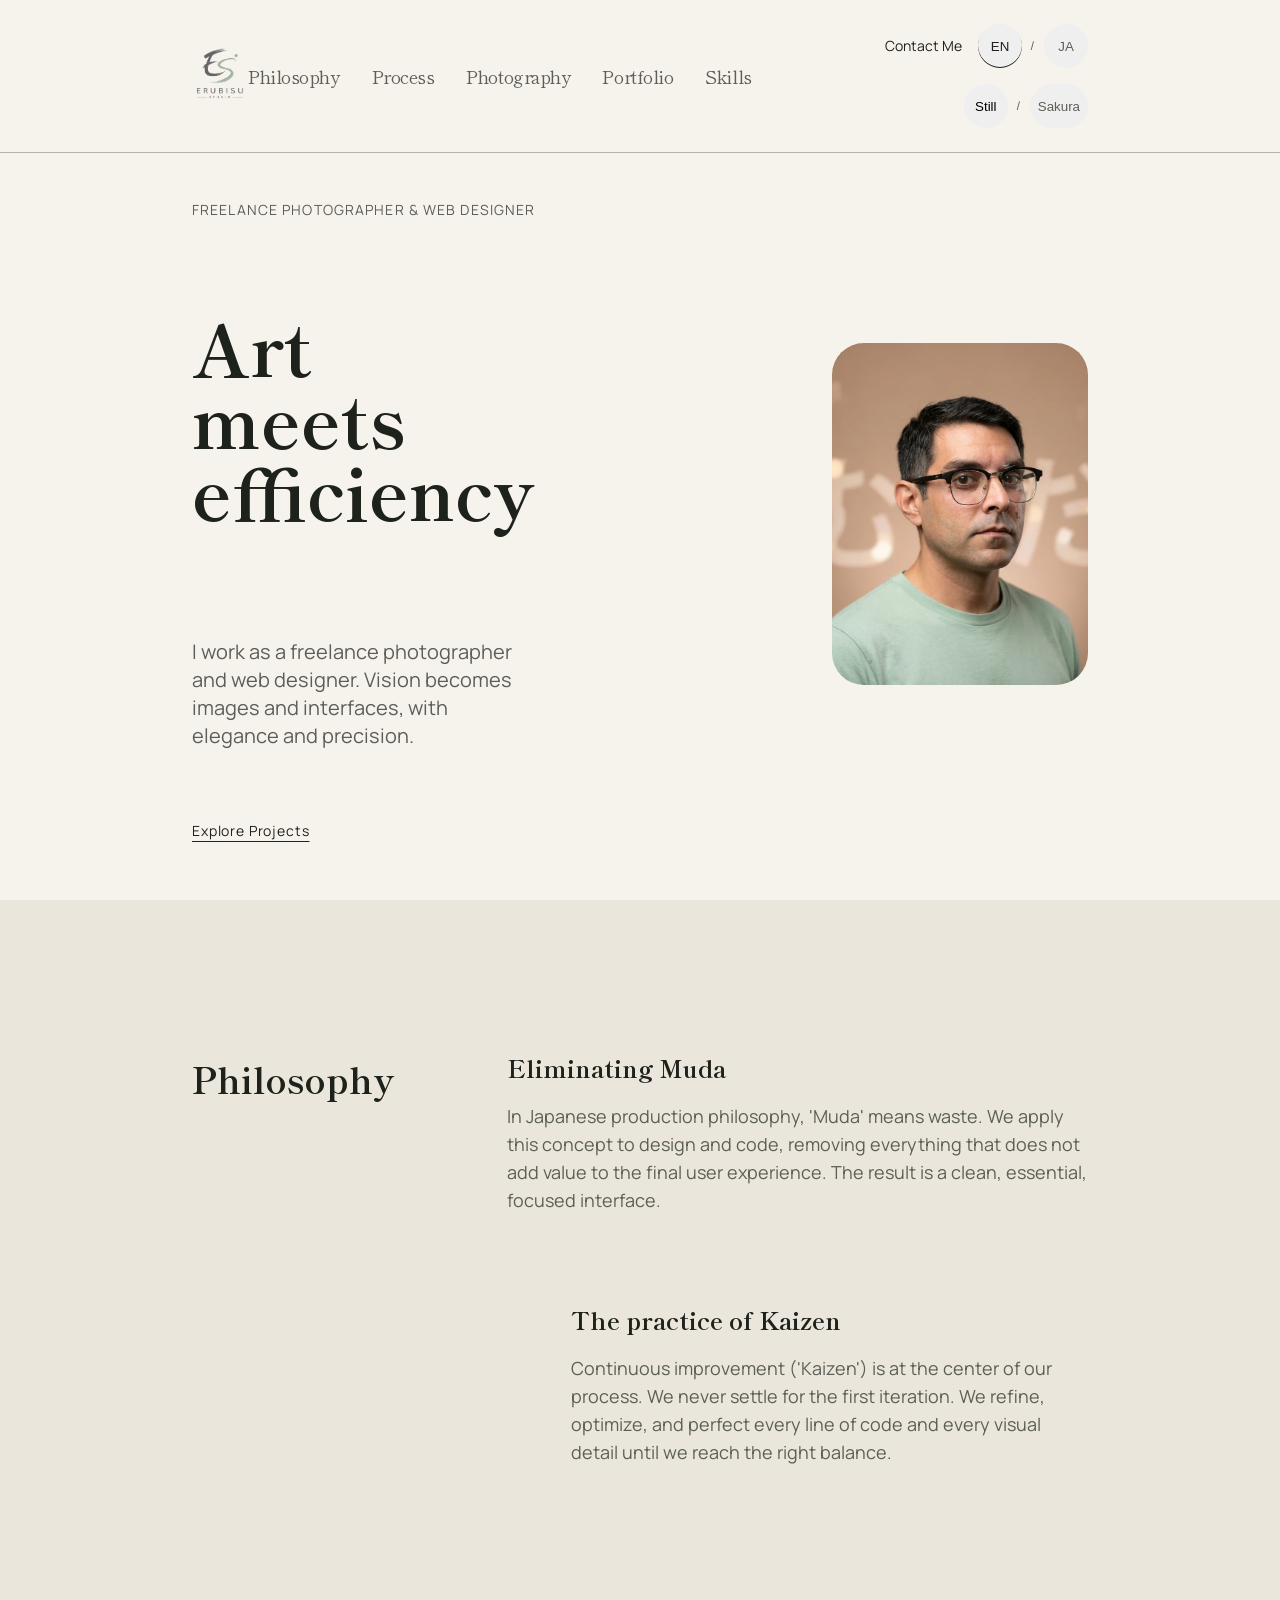
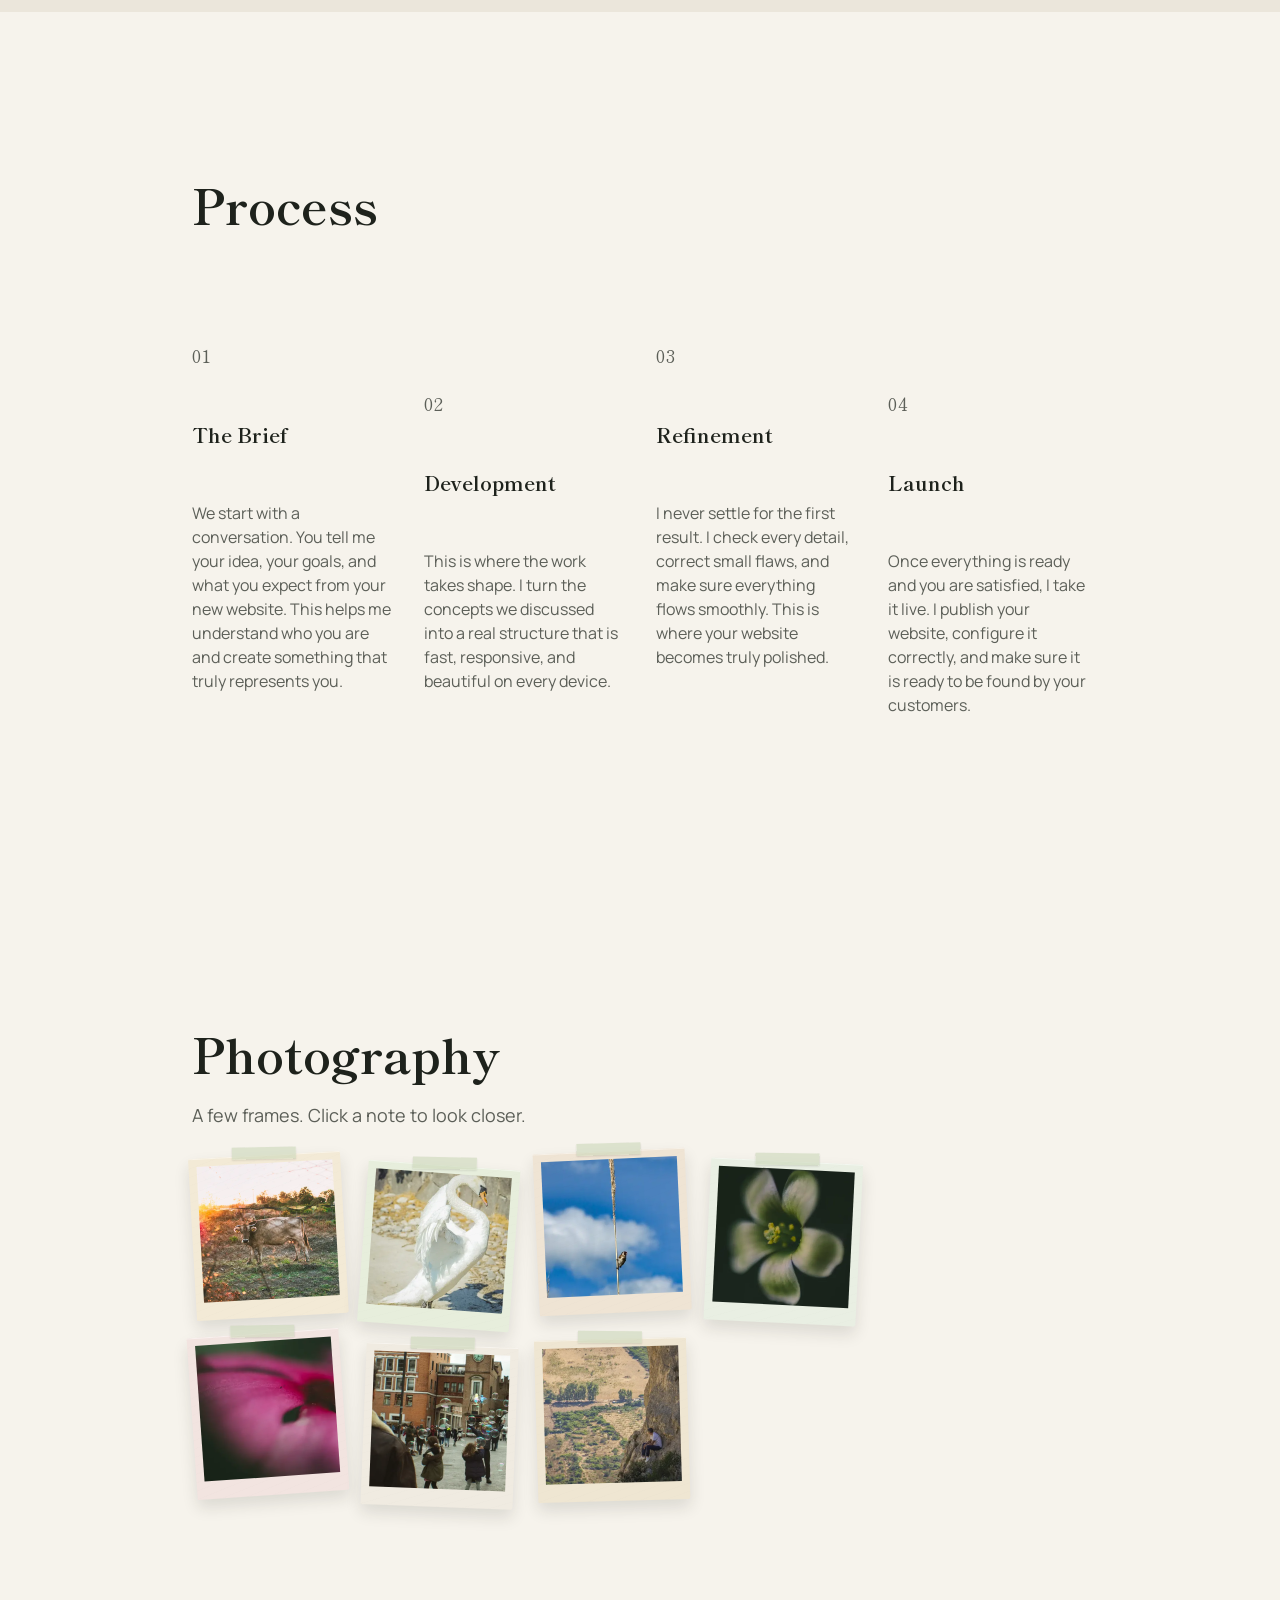
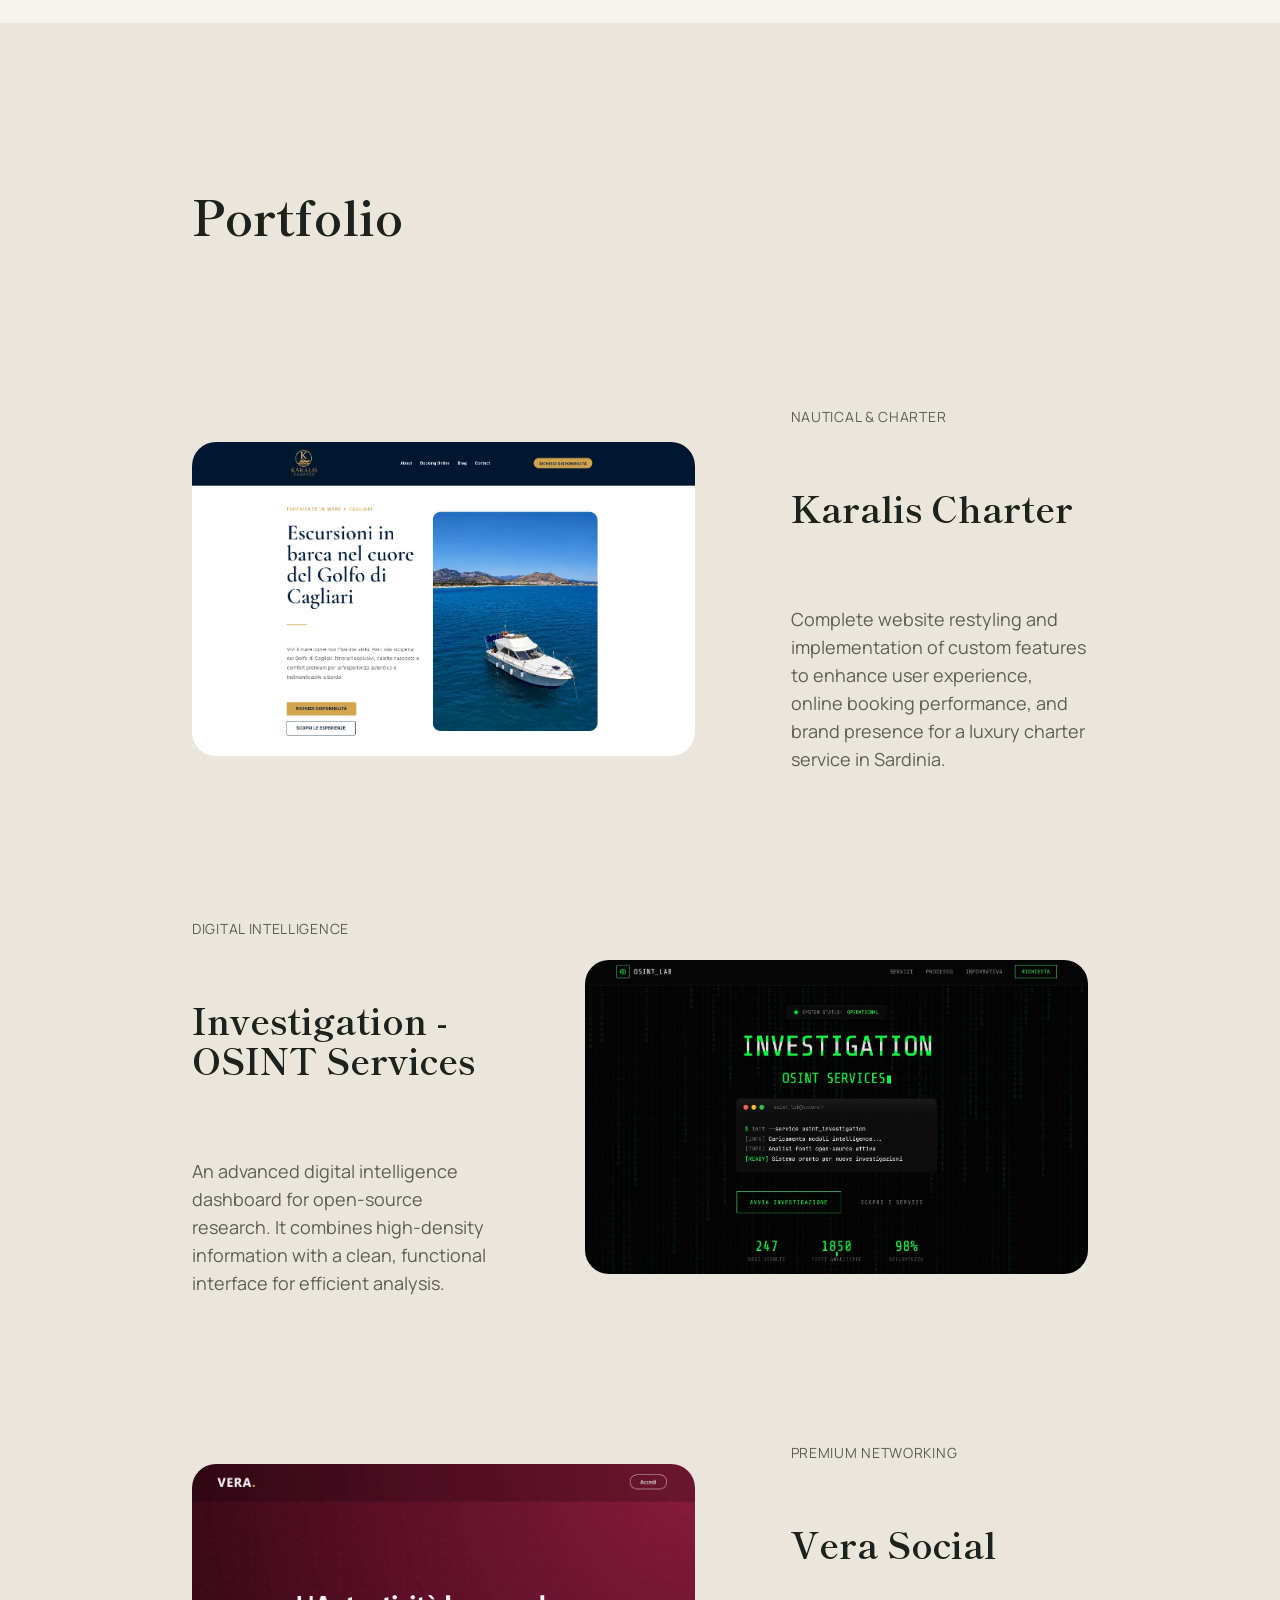
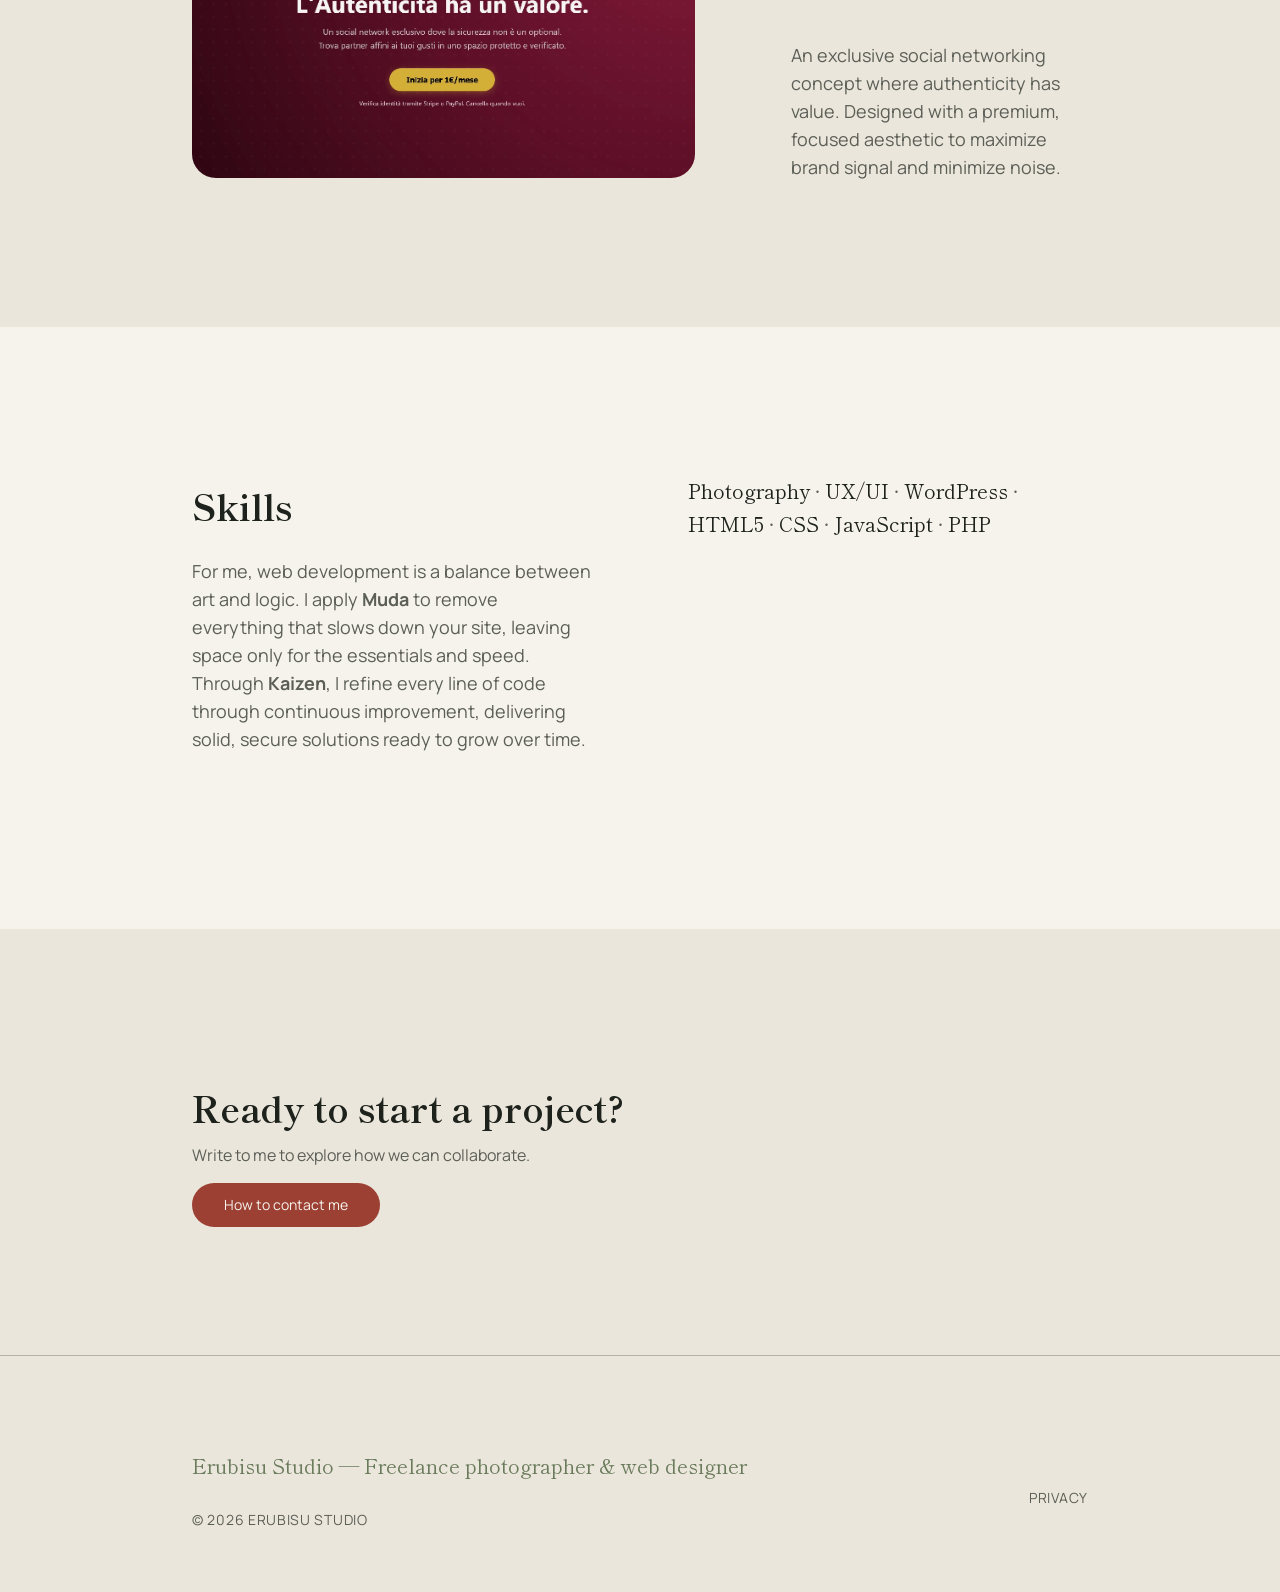
<file: index.html>
<!DOCTYPE html>

<html lang="en">
<head>
<meta charset="utf-8"/>
<meta content="width=device-width, initial-scale=1.0" name="viewport"/>
<title>Erubisu Studio | Freelance Photographer &amp; Web Designer</title>
<!-- SEO Meta Tags -->
<meta content="Erubisu Studio – Freelance photographer and web designer. Japanese aesthetic principles, photography, and modern code for focused digital work." name="description"/>
<meta content="freelance photographer, web designer, photography, web design, front-end development, portfolio, Japanese minimalism, UI/UX, Erubisu Studio" name="keywords"/>
<meta content="index, follow" name="robots"/>
<link href="https://erubisustudio.github.io/" rel="canonical"/>
<!-- Favicon -->
<link href="images/brand/favicon.ico" rel="icon" sizes="48x48"/>
<link href="images/brand/favicon.png" rel="icon" type="image/png" sizes="32x32"/>
<link href="images/brand/apple-touch-icon.png" rel="apple-touch-icon"/>
<!-- Open Graph / Facebook -->
<meta content="website" property="og:type"/>
<meta content="https://erubisustudio.github.io/" property="og:url"/>
<meta content="Erubisu Studio | Freelance Photographer &amp; Web Designer" property="og:title"/>
<meta content="Freelance photographer and web designer. Art meets efficiency." property="og:description"/>
<meta content="https://erubisustudio.github.io/images/brand/og-image.jpg" property="og:image"/>
<!-- Twitter -->
<meta content="summary_large_image" name="twitter:card"/>
<meta content="https://erubisustudio.github.io/" name="twitter:url"/>
<meta content="Erubisu Studio | Freelance Photographer &amp; Web Designer" name="twitter:title"/>
<meta content="Freelance photographer and web designer. Japanese aesthetics, photography, and modern code." name="twitter:description"/>
<meta content="https://erubisustudio.github.io/images/brand/og-image.jpg" name="twitter:image"/>
<link rel="preload" href="fonts/manrope-400.woff2" as="font" type="font/woff2" crossorigin/>
<link rel="preload" href="fonts/shippori-mincho-400.woff2" as="font" type="font/woff2" crossorigin/>
<link rel="stylesheet" href="css/style.css"/>
<!-- English default; Japanese via client-side language switcher. --></head>
<body class="bg-background text-on-background font-body antialiased selection:bg-primary-container selection:text-on-primary-container">
<canvas id="sakura-layer" class="sakura-layer" hidden aria-hidden="true"></canvas>
<nav class="site-nav fixed top-0 w-full z-50">
<div class="shell flex justify-between items-center py-6">
<div class="hover:opacity-80 transition-opacity duration-300">
<a href="#hero">
<img alt="Erubisu Studio" class="h-14 w-14 object-contain" data-i18n-alt="0" src="images/brand/Logo.png"/>
</a>
</div>
<ul class="hidden md:flex gap-8 font-headline text-lg tracking-tight">
<li><a class="text-on-surface-variant hover:text-on-surface transition-colors" data-i18n="t001" href="#philosophy">Philosophy</a></li>
<li><a class="text-on-surface-variant hover:text-on-surface transition-colors" data-i18n="t002" href="#process">Process</a></li>
<li><a class="text-on-surface-variant hover:text-on-surface transition-colors" data-i18n="t096" href="#photography">Photography</a></li>
<li><a class="text-on-surface-variant hover:text-on-surface transition-colors" data-i18n="t003" href="#portfolio">Portfolio</a></li>
<li><a class="text-on-surface-variant hover:text-on-surface transition-colors" data-i18n="t004" href="#skills">Skills</a></li>
</ul>
<div class="hidden md:flex flex-wrap items-center justify-end gap-4">
<a class="font-label text-sm tracking-[0.06em] hover:text-seal transition-colors" data-i18n="t005" href="#contact">Contact Me</a>
<div aria-label="Language selector" class="language-switcher flex items-center gap-2 font-label text-xs uppercase tracking-[0.08em]"><button aria-pressed="true" class="hit-44 px-2 rounded-full transition-colors" data-lang-switch="en" type="button">EN</button><span class="text-on-surface-variant">/</span><button aria-pressed="false" class="hit-44 px-2 rounded-full text-on-surface-variant hover:text-on-surface transition-colors" data-lang-switch="ja" type="button">JA</button></div>
<div aria-label="Atmosphere" class="atmosphere-switcher flex items-center gap-2 font-label text-xs uppercase tracking-[0.08em]"><button aria-pressed="true" class="hit-44 px-2 rounded-full transition-colors" data-atmosphere="still" data-i18n="atm-still" type="button">Still</button><span class="text-on-surface-variant">/</span><button aria-pressed="false" class="hit-44 px-2 rounded-full text-on-surface-variant hover:text-on-surface transition-colors" data-atmosphere="sakura" data-i18n="atm-sakura" type="button">Sakura</button></div>
</div>
<button aria-expanded="false" aria-label="Menu" class="hit-44 rounded-full md:hidden text-on-surface hover:opacity-80 transition-opacity" id="mobile-menu-button">
<svg class="icon" fill="none" stroke="currentColor" stroke-linecap="round" stroke-width="2" viewBox="0 0 24 24" aria-hidden="true"><path d="M4 6h16M4 12h16M4 18h16"/></svg>
</button>
</div>
<!-- Mobile Menu -->
<div class="hidden md:hidden absolute top-full left-0 w-full bg-background border-t border-outline-variant/20" id="mobile-menu">
<ul class="shell flex flex-col font-headline text-lg tracking-tight py-6 gap-6">
<li><a class="block text-on-surface-variant hover:text-on-surface transition-colors" data-i18n="t001" href="#philosophy">Philosophy</a></li>
<li><a class="block text-on-surface-variant hover:text-on-surface transition-colors" data-i18n="t002" href="#process">Process</a></li>
<li><a class="block text-on-surface-variant hover:text-on-surface transition-colors" data-i18n="t096" href="#photography">Photography</a></li>
<li><a class="block text-on-surface-variant hover:text-on-surface transition-colors" data-i18n="t003" href="#portfolio">Portfolio</a></li>
<li><a class="block text-on-surface-variant hover:text-on-surface transition-colors" data-i18n="t004" href="#skills">Skills</a></li>
<li><a class="block font-label text-sm tracking-[0.06em] hover:text-seal transition-colors" data-i18n="t005" href="#contact">Contact Me</a></li>
<li aria-label="Language selector" class="mobile-language-switcher flex items-center gap-3 pt-2 font-label text-sm uppercase tracking-[0.08em]"><button aria-pressed="true" class="hit-44 px-3 rounded-full transition-colors" data-lang-switch="en" type="button">English</button><span class="text-on-surface-variant">/</span><button aria-pressed="false" class="hit-44 px-3 rounded-full text-on-surface-variant hover:text-on-surface transition-colors" data-lang-switch="ja" type="button">日本語</button></li>
<li aria-label="Atmosphere" class="mobile-atmosphere-switcher flex items-center gap-3 font-label text-sm uppercase tracking-[0.08em]"><button aria-pressed="true" class="hit-44 px-3 rounded-full transition-colors" data-atmosphere="still" data-i18n="atm-still" type="button">Still</button><span class="text-on-surface-variant">/</span><button aria-pressed="false" class="hit-44 px-3 rounded-full text-on-surface-variant hover:text-on-surface transition-colors" data-atmosphere="sakura" data-i18n="atm-sakura" type="button">Sakura</button></li>
</ul>
</div>
</nav>
<main>
<!-- 1. Hero Section -->
<section class="min-h-screen flex items-center pt-32 relative" id="hero">
<div class="shell grid grid-cols-1 lg:grid-cols-12 gap-12 items-center w-full">
<div class="lg:col-span-5 flex flex-col gap-8 z-10">
<div class="flex flex-col gap-4">
<p class="font-label text-sm uppercase tracking-[0.08em] text-on-surface-variant" data-i18n="role">Freelance photographer &amp; web designer</p>
<h1 class="font-headline text-5xl md:text-7xl leading-tight text-on-background" data-i18n-html="t011">Art meets<br/>efficiency</h1>
</div>
<p class="font-body text-lg md:text-xl text-on-surface-variant" data-i18n="t012">I work as a freelance photographer and web designer. Vision becomes images and interfaces, with elegance and precision.</p>
<div class="pt-4">
<a class="text-link" data-i18n="t013" href="#portfolio">Explore Projects</a>
</div>
</div>
<div class="lg:col-span-7 flex justify-end items-end">
<img alt="Professional profile" class="portrait" data-i18n-alt="1" decoding="async" fetchpriority="high" src="images/brand/foto_profilo.webp"/>
</div>
</div>
</section>
<!-- 2. Philosophy -->
<section class="py-32 bg-surface-container-low w-full" id="philosophy">
<div class="shell grid grid-cols-1 md:grid-cols-12 gap-12">
<div class="md:col-span-4 flex flex-col justify-between">
<h2 class="font-headline text-4xl text-on-surface mb-8" data-i18n="t014">Philosophy</h2>
</div>
<div class="md:col-span-8 flex flex-col gap-12 font-body text-lg text-on-surface-variant">
<div class="animate-on-scroll">
<h3 class="font-headline text-2xl text-on-surface mb-4" data-i18n="t015">Eliminating Muda</h3>
<p data-i18n="t016">In Japanese production philosophy, 'Muda' means waste. We apply this concept to design and code, removing everything that does not add value to the final user experience. The result is a clean, essential, focused interface.</p>
</div>
<div class="md:ml-16 animate-on-scroll">
<h3 class="font-headline text-2xl text-on-surface mb-4" data-i18n="t017">The practice of Kaizen</h3>
<p data-i18n="t018">Continuous improvement ('Kaizen') is at the center of our process. We never settle for the first iteration. We refine, optimize, and perfect every line of code and every visual detail until we reach the right balance.</p>
</div>
</div>
</div>
</section>
<!-- 3. Creative Flow -->
<section class="py-32" id="process">
<div class="shell">
<h2 class="font-headline text-5xl text-on-background mb-24" data-i18n="t019">Process</h2>
<div class="grid grid-cols-1 md:grid-cols-2 lg:grid-cols-4 gap-8">
<div class="flex flex-col gap-4 animate-on-scroll">
<p class="step-num mb-4" data-i18n="t020">01</p>
<h3 class="font-headline text-xl text-on-surface" data-i18n="t021">The Brief</h3>
<p class="font-body text-on-surface-variant text-sm md:text-base leading-relaxed" data-i18n="t022">We start with a conversation. You tell me your idea, your goals, and what you expect from your new website. This helps me understand who you are and create something that truly represents you.</p>
</div>
<div class="flex flex-col gap-4 lg:mt-12 animate-on-scroll">
<p class="step-num mb-4" data-i18n="t023">02</p>
<h3 class="font-headline text-xl text-on-surface" data-i18n="t024">Development</h3>
<p class="font-body text-on-surface-variant text-sm md:text-base leading-relaxed" data-i18n="t025">This is where the work takes shape. I turn the concepts we discussed into a real structure that is fast, responsive, and beautiful on every device.</p>
</div>
<div class="flex flex-col gap-4 animate-on-scroll">
<p class="step-num mb-4" data-i18n="t026">03</p>
<h3 class="font-headline text-xl text-on-surface" data-i18n="t027">Refinement</h3>
<p class="font-body text-on-surface-variant text-sm md:text-base leading-relaxed" data-i18n="t028">I never settle for the first result. I check every detail, correct small flaws, and make sure everything flows smoothly. This is where your website becomes truly polished.</p>
</div>
<div class="flex flex-col gap-4 lg:mt-12 animate-on-scroll">
<p class="step-num mb-4" data-i18n="t029">04</p>
<h3 class="font-headline text-xl text-on-surface" data-i18n="t030">Launch</h3>
<p class="font-body text-on-surface-variant text-sm md:text-base leading-relaxed" data-i18n="t031">Once everything is ready and you are satisfied, I take it live. I publish your website, configure it correctly, and make sure it is ready to be found by your customers.</p>
</div>
</div>
</div>
</section>
<!-- 4. Photography -->
<section class="py-32 w-full" id="photography">
<div class="shell flex flex-col gap-16">
<div class="max-w-xl">
<h2 class="font-headline text-5xl text-on-background mb-6" data-i18n="t096">Photography</h2>
<p class="font-body text-lg text-on-surface-variant" data-i18n="t097">A few frames. Click a note to look closer.</p>
</div>
<div class="pinboard">
<button class="postit postit--cow is-landscape" data-photo="images/photography/cow.webp" type="button">
<span class="postit__tape" aria-hidden="true"></span>
<img alt="Cow standing in a field at sunset" data-i18n-alt="5" decoding="async" draggable="false" height="540" loading="lazy" src="images/photography/cow-sm.webp" width="720"/>
</button>
<button class="postit postit--swan is-portrait" data-photo="images/photography/swan.webp" type="button">
<span class="postit__tape" aria-hidden="true"></span>
<img alt="White swan preening its wing" data-i18n-alt="6" decoding="async" draggable="false" height="720" loading="lazy" src="images/photography/swan-sm.webp" width="480"/>
</button>
<button class="postit postit--goldfinch is-portrait" data-photo="images/photography/goldfinch.webp" type="button">
<span class="postit__tape" aria-hidden="true"></span>
<img alt="Goldfinch perched on a reed against a blue sky" data-i18n-alt="7" decoding="async" draggable="false" height="720" loading="lazy" src="images/photography/goldfinch-sm.webp" width="405"/>
</button>
<button class="postit postit--flower-green is-portrait" data-photo="images/photography/flower-green.webp" type="button">
<span class="postit__tape" aria-hidden="true"></span>
<img alt="Small pale flower on a dark ground" data-i18n-alt="8" decoding="async" draggable="false" height="720" loading="lazy" src="images/photography/flower-green-sm.webp" width="480"/>
</button>
<button class="postit postit--flower-magenta is-landscape" data-photo="images/photography/flower-magenta.webp" type="button">
<span class="postit__tape" aria-hidden="true"></span>
<img alt="Macro of a magenta flower" data-i18n-alt="9" decoding="async" draggable="false" height="405" loading="lazy" src="images/photography/flower-magenta-sm.webp" width="720"/>
</button>
<button class="postit postit--bubbles is-landscape" data-photo="images/photography/bubbles.webp" type="button">
<span class="postit__tape" aria-hidden="true"></span>
<img alt="Children reaching for soap bubbles in a piazza" data-i18n-alt="10" decoding="async" draggable="false" height="406" loading="lazy" src="images/photography/bubbles-sm.webp" width="720"/>
</button>
<button class="postit postit--cliff is-landscape" data-photo="images/photography/cliff.webp" type="button">
<span class="postit__tape" aria-hidden="true"></span>
<img alt="Person sitting on a cliff above a dry valley" data-i18n-alt="11" decoding="async" draggable="false" height="405" loading="lazy" src="images/photography/cliff-sm.webp" width="720"/>
</button>
</div>
</div>
</section>
<!-- 5. Portfolio -->
<section class="py-32 bg-surface-container-low w-full" id="portfolio">
<div class="shell flex flex-col gap-32">
<h2 class="font-headline text-5xl text-on-background" data-i18n="t032">Portfolio</h2>
<article class="grid grid-cols-1 lg:grid-cols-12 gap-12 items-center animate-on-scroll">
<a class="lg:col-span-7 order-2 lg:order-1 w-full" href="https://www.karalischarter.com/" rel="noopener noreferrer" target="_blank">
<img alt="Karalis Charter Interface" class="work-shot" data-i18n-alt="2" loading="lazy" decoding="async" src="images/web/karalis_charter.webp"/>
</a>
<div class="lg:col-span-5 flex flex-col gap-6 order-1 lg:order-2 lg:pl-12">
<span class="font-label text-sm text-on-surface-variant tracking-[0.05em] uppercase" data-i18n="t033">Nautical & Charter</span>
<h3 class="font-headline text-4xl text-on-surface hover:text-primary transition-colors"><a data-i18n="t034" href="https://www.karalischarter.com/" rel="noopener noreferrer" target="_blank">Karalis Charter</a></h3>
<p class="font-body text-lg text-on-surface-variant" data-i18n="t035">Complete website restyling and implementation of custom features to enhance user experience, online booking performance, and brand presence for a luxury charter service in Sardinia.</p>
</div>
</article>
<article class="grid grid-cols-1 lg:grid-cols-12 gap-12 items-center animate-on-scroll">
<div class="lg:col-span-5 flex flex-col gap-6 lg:pr-12">
<span class="font-label text-sm text-on-surface-variant tracking-[0.05em] uppercase" data-i18n="t036">Digital Intelligence</span>
<h3 class="font-headline text-4xl text-on-surface" data-i18n="t037">Investigation - OSINT Services</h3>
<p class="font-body text-lg text-on-surface-variant" data-i18n="t038">An advanced digital intelligence dashboard for open-source research. It combines high-density information with a clean, functional interface for efficient analysis.</p>
</div>
<div class="lg:col-span-7 w-full">
<img alt="OSINT Lab Interface" class="work-shot" data-i18n-alt="3" loading="lazy" decoding="async" src="images/web/osint_website.webp"/>
</div>
</article>
<article class="grid grid-cols-1 lg:grid-cols-12 gap-12 items-center animate-on-scroll">
<div class="lg:col-span-7 order-2 lg:order-1 w-full">
<img alt="Vera Social Interface" class="work-shot" data-i18n-alt="4" loading="lazy" decoding="async" src="images/web/vera_social.webp"/>
</div>
<div class="lg:col-span-5 flex flex-col gap-6 order-1 lg:order-2 lg:pl-12">
<span class="font-label text-sm text-on-surface-variant tracking-[0.05em] uppercase" data-i18n="t039">Premium Networking</span>
<h3 class="font-headline text-4xl text-on-surface" data-i18n="t040">Vera Social</h3>
<p class="font-body text-lg text-on-surface-variant" data-i18n="t041">An exclusive social networking concept where authenticity has value. Designed with a premium, focused aesthetic to maximize brand signal and minimize noise.</p>
</div>
</article>
</div>
</section>
<!-- 7. Technical Skills -->
<section class="py-32" id="skills">
<div class="shell grid grid-cols-1 md:grid-cols-2 gap-24">
<div>
<h2 class="font-headline text-4xl text-on-surface mb-8" data-i18n="t042">Skills</h2>
<p class="font-body text-lg text-on-surface-variant mb-12" data-i18n-html="t043">For me, web development is a balance between art and logic. I apply <strong data-i18n="t044">Muda</strong> to remove everything that slows down your site, leaving space only for the essentials and speed. Through <strong data-i18n="t045">Kaizen</strong>, I refine every line of code through continuous improvement, delivering solid, secure solutions ready to grow over time.</p>
</div>
<p class="font-headline text-xl text-on-surface self-center leading-relaxed">
<span data-i18n="t056">Photography</span><span class="text-on-surface-variant"> · </span><span data-i18n="t055">UX/UI</span><span class="text-on-surface-variant"> · </span><span data-i18n="t046">WordPress</span><span class="text-on-surface-variant"> · </span><span data-i18n="t048">HTML5</span><span class="text-on-surface-variant"> · </span><span data-i18n="t050">CSS</span><span class="text-on-surface-variant"> · </span><span data-i18n="t052">JavaScript</span><span class="text-on-surface-variant"> · </span><span data-i18n="t054">PHP</span>
</p>
</div>
</section>

<!-- 8. Contact -->
<section class="py-32 bg-surface-container-low w-full" id="contact">
<div class="shell">
<h2 class="font-headline text-4xl text-on-surface mb-4" data-i18n="t078">Ready to start a project?</h2>
<p class="font-body text-on-surface-variant mb-10" data-i18n="t079">Write to me to explore how we can collaborate.</p>
<button class="px-8 py-3 bg-seal text-on-seal rounded-full font-label text-sm tracking-[0.06em] hover:bg-seal-dim transition-colors duration-300" onclick="openContactModal()" type="button">
<span data-i18n="t080">How to contact me</span>
</button>
</div>
</section>
</main>
<footer class="site-footer w-full pt-24 pb-12">
<div class="shell flex flex-col gap-12">
<div class="flex flex-col md:flex-row justify-between items-start md:items-center gap-8">
<div class="flex flex-col gap-4">
<span class="font-headline text-xl text-primary" data-i18n="t081">Erubisu Studio — Freelance photographer &amp; web designer</span>
<p class="font-body text-sm uppercase tracking-[0.05em] text-on-surface-variant" data-i18n="t082">
                        © 2026 Erubisu studio
                    </p>
</div>
<div class="flex flex-wrap items-center justify-start md:justify-end gap-6 sm:gap-8 font-body text-sm uppercase tracking-[0.05em] text-on-surface-variant">
<a class="hover:text-primary transition-colors" data-i18n="t083" href="privacy.html">Privacy</a>
</div>
</div>
</div>
</footer>
<!-- Contact Modal -->
<div aria-hidden="true" aria-labelledby="contact-modal-title" aria-modal="true" class="fixed inset-0 z-[200] hidden items-center justify-center p-4" id="contact-modal" role="dialog">
<div class="absolute inset-0 bg-black/40 backdrop-blur-sm transition-opacity duration-300 opacity-0" id="contact-modal-backdrop" onclick="closeContactModal()"></div>
<div class="relative bg-surface rounded-2xl shadow-[0_24px_48px_rgba(0,0,0,0.2)] p-10 max-w-sm w-full transform scale-95 opacity-0 transition-all duration-300 border border-outline-variant/20 text-center" id="contact-modal-content">
<button aria-label="Close" class="hit-44 rounded-full absolute top-4 right-4 text-on-surface-variant hover:text-on-surface transition-colors" data-i18n-aria-label="close" id="contact-modal-close" onclick="closeContactModal()" type="button">
<svg class="icon" fill="none" stroke="currentColor" stroke-linecap="round" stroke-width="2" viewBox="0 0 24 24" aria-hidden="true"><path d="M6 6l12 12M18 6L6 18"/></svg>
</button>
<h3 class="font-headline text-2xl text-on-surface mb-6" data-i18n="t089" id="contact-modal-title">Choose how to contact me</h3>
<div class="flex flex-col gap-4">
<button class="bg-surface-container-low p-4 rounded-full border border-outline-variant/30 select-all cursor-pointer group relative hover:bg-surface-container transition-colors" onclick="copyEmail()" type="button">
<div class="flex items-center justify-center gap-2 mb-2">
<svg class="icon text-on-surface-variant" fill="none" stroke="currentColor" stroke-linecap="round" stroke-linejoin="round" stroke-width="2" viewBox="0 0 24 24" aria-hidden="true"><rect height="14" rx="2" width="18" x="3" y="5"/><path d="M3 7l9 6 9-6"/></svg>
<span class="font-label text-sm uppercase tracking-wide text-on-surface-variant" data-i18n="t090">Email</span>
</div>
<span class="font-body text-base text-primary font-medium block" data-i18n="t091" id="contact-email">adrianelvisiale@gmail.com</span>
<p class="text-[10px] text-primary mt-2 uppercase tracking-[0.1em] opacity-0 group-hover:opacity-100 transition-opacity font-medium" data-i18n="t092">Click to copy</p>
</button>
<a class="control-pill bg-surface-container-low p-4 rounded-full border border-outline-variant/30 group hover:bg-surface-container transition-colors block" href="https://www.linkedin.com/in/adrian-iale-681371388/" rel="noopener noreferrer" target="_blank">
<div class="flex items-center justify-center gap-2 mb-2">
<svg class="w-5 h-5 text-on-surface-variant" fill="currentColor" viewBox="0 0 24 24" aria-hidden="true"><path d="M19 0h-14c-2.761 0-5 2.239-5 5v14c0 2.761 2.239 5 5 5h14c2.762 0 5-2.239 5-5v-14c0-2.761-2.238-5-5-5zm-11 19h-3v-11h3v11zm-1.5-12.268c-.966 0-1.75-.79-1.75-1.764s.784-1.764 1.75-1.764 1.75.79 1.75 1.764-.783 1.764-1.75 1.764zm13.5 12.268h-3v-5.604c0-3.368-4-3.113-4 0v5.604h-3v-11h3v1.765c1.396-2.586 7-2.777 7 2.476v6.759z"></path></svg>
<span class="font-label text-sm uppercase tracking-wide text-on-surface-variant" data-i18n="t093">LinkedIn</span>
</div>
<span class="font-body text-base text-primary font-medium block" data-i18n="t094">Contact me on LinkedIn</span>
<p class="text-[10px] text-primary mt-2 uppercase tracking-[0.1em] opacity-0 group-hover:opacity-100 transition-opacity font-medium" data-i18n="t095">Open Profile</p>
</a>
</div>
</div>
</div>
<div aria-hidden="true" aria-label="Photograph" aria-modal="true" class="photo-lightbox" hidden="" id="photo-lightbox" role="dialog">
<button class="photo-lightbox__backdrop" data-i18n-aria-label="close" type="button"></button>
<img alt="" decoding="async" draggable="false" id="photo-lightbox-img"/>
<button class="photo-lightbox__close hit-44 rounded-full" data-i18n-aria-label="close" id="photo-lightbox-close" type="button">
<svg aria-hidden="true" class="icon" fill="none" stroke="currentColor" stroke-linecap="round" stroke-width="2" viewBox="0 0 24 24"><path d="M6 6l12 12M18 6L6 18"/></svg>
</button>
<button class="photo-lightbox__nav photo-lightbox__nav--prev hit-44 rounded-full" data-i18n-aria-label="photo-prev" id="photo-lightbox-prev" type="button">
<svg aria-hidden="true" class="icon" fill="none" stroke="currentColor" stroke-linecap="round" stroke-linejoin="round" stroke-width="2" viewBox="0 0 24 24"><path d="M15 6l-6 6 6 6"/></svg>
</button>
<button class="photo-lightbox__nav photo-lightbox__nav--next hit-44 rounded-full" data-i18n-aria-label="photo-next" id="photo-lightbox-next" type="button">
<svg aria-hidden="true" class="icon" fill="none" stroke="currentColor" stroke-linecap="round" stroke-linejoin="round" stroke-width="2" viewBox="0 0 24 24"><path d="M9 6l6 6-6 6"/></svg>
</button>
</div>
<script src="js/main.js" defer></script>
</body>
</html>
</file>
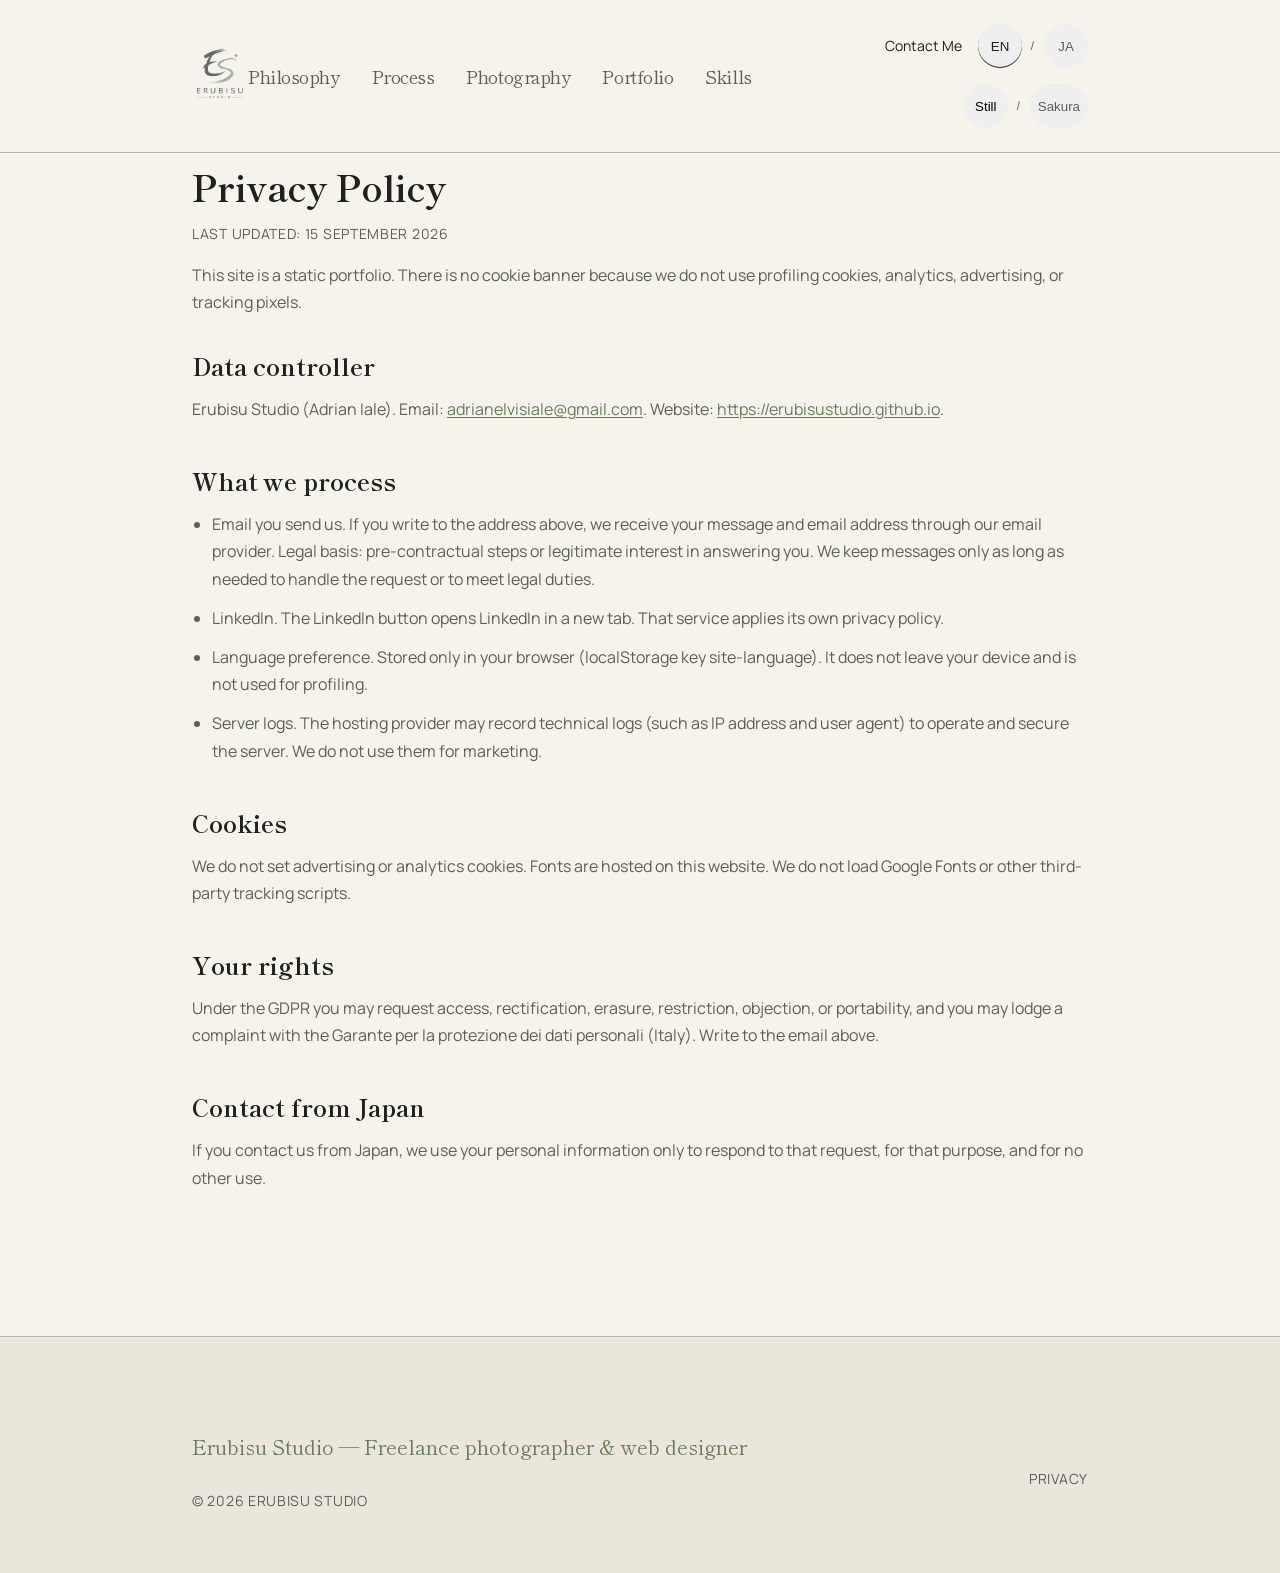
<file: privacy.html>
<!DOCTYPE html>
<html class="site-guard" lang="en">
<head>
<meta charset="utf-8"/>
<meta content="width=device-width, initial-scale=1.0" name="viewport"/>
<title>Privacy Policy | Erubisu Studio</title>
<meta content="Privacy policy for Erubisu Studio. No profiling cookies, analytics, or tracking pixels." name="description"/>
<meta content="index, follow" name="robots"/>
<link href="https://erubisustudio.github.io/privacy.html" rel="canonical"/>
<link href="images/brand/favicon.ico" rel="icon" sizes="48x48"/>
<link href="images/brand/favicon.png" rel="icon" type="image/png" sizes="32x32"/>
<link href="images/brand/apple-touch-icon.png" rel="apple-touch-icon"/>
<link rel="preload" href="fonts/manrope-400.woff2" as="font" type="font/woff2" crossorigin/>
<link rel="preload" href="fonts/shippori-mincho-400.woff2" as="font" type="font/woff2" crossorigin/>
<link rel="stylesheet" href="css/style.css"/>
</head>
<body class="bg-background text-on-background font-body antialiased selection:bg-primary-container selection:text-on-primary-container">
<canvas id="sakura-layer" class="sakura-layer" hidden aria-hidden="true"></canvas>
<nav class="site-nav fixed top-0 w-full z-50">
<div class="shell flex justify-between items-center py-6">
<div class="hover:opacity-80 transition-opacity duration-300">
<a href="index.html">
<img alt="Erubisu Studio" class="h-14 w-14 object-contain" data-i18n-alt="0" src="images/brand/Logo.png"/>
</a>
</div>
<ul class="hidden md:flex gap-8 font-headline text-lg tracking-tight">
<li><a class="text-on-surface-variant hover:text-on-surface transition-colors" data-i18n="t001" href="index.html#philosophy">Philosophy</a></li>
<li><a class="text-on-surface-variant hover:text-on-surface transition-colors" data-i18n="t002" href="index.html#process">Process</a></li>
<li><a class="text-on-surface-variant hover:text-on-surface transition-colors" data-i18n="t096" href="index.html#photography">Photography</a></li>
<li><a class="text-on-surface-variant hover:text-on-surface transition-colors" data-i18n="t003" href="index.html#portfolio">Portfolio</a></li>
<li><a class="text-on-surface-variant hover:text-on-surface transition-colors" data-i18n="t004" href="index.html#skills">Skills</a></li>
</ul>
<div class="hidden md:flex flex-wrap items-center justify-end gap-4">
<a class="font-label text-sm tracking-[0.06em] hover:text-seal transition-colors" data-i18n="t005" href="index.html#contact">Contact Me</a>
<div aria-label="Language selector" class="language-switcher flex items-center gap-2 font-label text-xs uppercase tracking-[0.08em]"><button aria-pressed="true" class="hit-44 px-2 rounded-full transition-colors" data-lang-switch="en" type="button">EN</button><span class="text-on-surface-variant">/</span><button aria-pressed="false" class="hit-44 px-2 rounded-full text-on-surface-variant hover:text-on-surface transition-colors" data-lang-switch="ja" type="button">JA</button></div>
<div aria-label="Atmosphere" class="atmosphere-switcher flex items-center gap-2 font-label text-xs uppercase tracking-[0.08em]"><button aria-pressed="true" class="hit-44 px-2 rounded-full transition-colors" data-atmosphere="still" data-i18n="atm-still" type="button">Still</button><span class="text-on-surface-variant">/</span><button aria-pressed="false" class="hit-44 px-2 rounded-full text-on-surface-variant hover:text-on-surface transition-colors" data-atmosphere="sakura" data-i18n="atm-sakura" type="button">Sakura</button></div>
</div>
<button aria-expanded="false" aria-label="Menu" class="hit-44 rounded-full md:hidden text-on-surface hover:opacity-80 transition-opacity" id="mobile-menu-button">
<svg class="icon" fill="none" stroke="currentColor" stroke-linecap="round" stroke-width="2" viewBox="0 0 24 24" aria-hidden="true"><path d="M4 6h16M4 12h16M4 18h16"/></svg>
</button>
</div>
<div class="hidden md:hidden absolute top-full left-0 w-full bg-background border-t border-outline-variant/20" id="mobile-menu">
<ul class="shell flex flex-col font-headline text-lg tracking-tight py-6 gap-6">
<li><a class="block text-on-surface-variant hover:text-on-surface transition-colors" data-i18n="t001" href="index.html#philosophy">Philosophy</a></li>
<li><a class="block text-on-surface-variant hover:text-on-surface transition-colors" data-i18n="t002" href="index.html#process">Process</a></li>
<li><a class="block text-on-surface-variant hover:text-on-surface transition-colors" data-i18n="t096" href="index.html#photography">Photography</a></li>
<li><a class="block text-on-surface-variant hover:text-on-surface transition-colors" data-i18n="t003" href="index.html#portfolio">Portfolio</a></li>
<li><a class="block text-on-surface-variant hover:text-on-surface transition-colors" data-i18n="t004" href="index.html#skills">Skills</a></li>
<li><a class="block font-label text-sm tracking-[0.06em] hover:text-seal transition-colors" data-i18n="t005" href="index.html#contact">Contact Me</a></li>
<li aria-label="Language selector" class="mobile-language-switcher flex items-center gap-3 pt-2 font-label text-sm uppercase tracking-[0.08em]"><button aria-pressed="true" class="hit-44 px-3 rounded-full transition-colors" data-lang-switch="en" type="button">English</button><span class="text-on-surface-variant">/</span><button aria-pressed="false" class="hit-44 px-3 rounded-full text-on-surface-variant hover:text-on-surface transition-colors" data-lang-switch="ja" type="button">日本語</button></li>
<li aria-label="Atmosphere" class="mobile-atmosphere-switcher flex items-center gap-3 font-label text-sm uppercase tracking-[0.08em]"><button aria-pressed="true" class="hit-44 px-3 rounded-full transition-colors" data-atmosphere="still" data-i18n="atm-still" type="button">Still</button><span class="text-on-surface-variant">/</span><button aria-pressed="false" class="hit-44 px-3 rounded-full text-on-surface-variant hover:text-on-surface transition-colors" data-atmosphere="sakura" data-i18n="atm-sakura" type="button">Sakura</button></li>
</ul>
</div>
</nav>
<main>
<article class="legal-page">
<div class="shell legal-sheet">
<h1 class="font-headline text-4xl text-on-background mb-4" data-i18n="privacy-title">Privacy Policy</h1>
<p class="font-label text-sm uppercase tracking-[0.05em] text-on-surface-variant mb-8" data-i18n="privacy-updated">Last updated: 15 September 2026</p>
<p data-i18n="privacy-lead">This site is a static portfolio. There is no cookie banner because we do not use profiling cookies, analytics, advertising, or tracking pixels.</p>
<h2 data-i18n="privacy-h-controller">Data controller</h2>
<p data-i18n-html="privacy-controller">Erubisu Studio (Adrian Iale). Email: <a href="mailto:adrianelvisiale@gmail.com">adrianelvisiale@gmail.com</a>. Website: <a href="https://erubisustudio.github.io/">https://erubisustudio.github.io</a>.</p>
<h2 data-i18n="privacy-h-data">What we process</h2>
<ul>
<li data-i18n="privacy-data-1">Email you send us. If you write to the address above, we receive your message and email address through our email provider. Legal basis: pre-contractual steps or legitimate interest in answering you. We keep messages only as long as needed to handle the request or to meet legal duties.</li>
<li data-i18n="privacy-data-2">LinkedIn. The LinkedIn button opens LinkedIn in a new tab. That service applies its own privacy policy.</li>
<li data-i18n="privacy-data-3">Language preference. Stored only in your browser (localStorage key site-language). It does not leave your device and is not used for profiling.</li>
<li data-i18n="privacy-data-4">Server logs. The hosting provider may record technical logs (such as IP address and user agent) to operate and secure the server. We do not use them for marketing.</li>
</ul>
<h2 data-i18n="privacy-h-cookies">Cookies</h2>
<p data-i18n="privacy-cookies">We do not set advertising or analytics cookies. Fonts are hosted on this website. We do not load Google Fonts or other third-party tracking scripts.</p>
<h2 data-i18n="privacy-h-rights">Your rights</h2>
<p data-i18n="privacy-rights">Under the GDPR you may request access, rectification, erasure, restriction, objection, or portability, and you may lodge a complaint with the Garante per la protezione dei dati personali (Italy). Write to the email above.</p>
<h2 data-i18n="privacy-h-japan">Contact from Japan</h2>
<p data-i18n="privacy-japan">If you contact us from Japan, we use your personal information only to respond to that request, for that purpose, and for no other use.</p>
</div>
</article>
</main>
<footer class="site-footer w-full pt-24 pb-12">
<div class="shell flex flex-col gap-12">
<div class="flex flex-col md:flex-row justify-between items-start md:items-center gap-8">
<div class="flex flex-col gap-4">
<span class="font-headline text-xl text-primary" data-i18n="t081">Erubisu Studio - Web Design &amp; Development</span>
<p class="font-body text-sm uppercase tracking-[0.05em] text-on-surface-variant" data-i18n="t082">© 2026 Erubisu studio</p>
</div>
<div class="flex flex-wrap items-center justify-start md:justify-end gap-6 sm:gap-8 font-body text-sm uppercase tracking-[0.05em] text-on-surface-variant">
<a class="hover:text-primary transition-colors" data-i18n="t083" href="privacy.html">Privacy</a>
</div>
</div>
</div>
</footer>
<script src="js/main.js" defer></script>
</body>
</html>
</file>
<file: css/style.css>
/* Erubisu Studio - Static Compiled CSS */
@font-face {
  font-family: 'Manrope';
  font-style: normal;
  font-weight: 400;
  font-display: swap;
  src: url('../fonts/manrope-400.woff2') format('woff2');
  unicode-range: U+0000-00FF, U+0131, U+0152-0153, U+02BB-02BC, U+02C6, U+02DA, U+02DC, U+0304, U+0308, U+0329, U+2000-206F, U+20AC, U+2122, U+2191, U+2193, U+2212, U+2215, U+FEFF, U+FFFD;
}
@font-face {
  font-family: 'Manrope';
  font-style: normal;
  font-weight: 500;
  font-display: swap;
  src: url('../fonts/manrope-500.woff2') format('woff2');
  unicode-range: U+0000-00FF, U+0131, U+0152-0153, U+02BB-02BC, U+02C6, U+02DA, U+02DC, U+0304, U+0308, U+0329, U+2000-206F, U+20AC, U+2122, U+2191, U+2193, U+2212, U+2215, U+FEFF, U+FFFD;
}
@font-face {
  font-family: 'Manrope';
  font-style: normal;
  font-weight: 700;
  font-display: swap;
  src: url('../fonts/manrope-700.woff2') format('woff2');
  unicode-range: U+0000-00FF, U+0131, U+0152-0153, U+02BB-02BC, U+02C6, U+02DA, U+02DC, U+0304, U+0308, U+0329, U+2000-206F, U+20AC, U+2122, U+2191, U+2193, U+2212, U+2215, U+FEFF, U+FFFD;
}
@font-face {
  font-family: 'Shippori Mincho';
  font-style: normal;
  font-weight: 400;
  font-display: swap;
  src: url('../fonts/shippori-mincho-400.woff2') format('woff2');
}
@font-face {
  font-family: 'Shippori Mincho';
  font-style: normal;
  font-weight: 700;
  font-display: swap;
  src: url('../fonts/shippori-mincho-700.woff2') format('woff2');
}

:root {
  --color-background: #f6f3ec;
  --color-on-background: #1e221c;
  --color-surface: #f6f3ec;
  --color-on-surface: #1e221c;
  --color-surface-container-low: #ebe6db;
  --color-surface-container: #e2ddd2;
  --color-surface-container-high: #d8d3c8;
  --color-surface-container-highest: #cfc9bd;
  --color-on-surface-variant: #5c5f58;
  --color-outline-variant: #b7b3a8;
  --color-outline: #7a776e;
  --color-primary: #6a7b5c;
  --color-primary-dim: #556349;
  --color-on-primary: #f4f6ef;
  --color-primary-container: #cdd8bc;
  --color-on-primary-container: #3f4a36;
  --color-seal: #9c4034;
  --color-seal-dim: #7e3329;
  --color-on-seal: #f6f3ec;
  --font-headline: 'Shippori Mincho', 'Hiragino Mincho ProN', 'Yu Mincho', 'Noto Serif CJK JP', serif;
  --font-body: 'Manrope', 'Shippori Mincho', sans-serif;
  --font-label: 'Manrope', 'Shippori Mincho', sans-serif;
  --measure: 85vw;
  --portrait-size: 20vw;
  --radius-pill: 9999px;
}
html[lang="ja"] {
  --font-body: 'Shippori Mincho', serif;
  --font-label: 'Shippori Mincho', serif;
}

.icon {
  width: 1.5rem;
  height: 1.5rem;
  display: block;
  flex-shrink: 0;
}

*, ::before, ::after {
  box-sizing: border-box;
  border-width: 0;
  border-style: solid;
  border-color: #e5e7eb;
}

ul, ol {
  list-style: none;
  margin: 0;
  padding: 0;
}

a {
  text-decoration: none;
  color: inherit;
}

html {
  line-height: 1.5;
  -webkit-text-size-adjust: 100%;
  font-family: var(--font-body);
  scroll-behavior: smooth;
}

body {
  margin: 0;
  line-height: inherit;
  background-color: var(--color-background);
  color: var(--color-on-background);
  font-family: var(--font-body);
  -webkit-font-smoothing: antialiased;
  -moz-osx-font-smoothing: grayscale;
}

:focus-visible {
  outline: 1px solid var(--color-seal);
  outline-offset: 3px;
}
.hit-44 {
  min-width: 44px;
  min-height: 44px;
  display: inline-flex;
  align-items: center;
  justify-content: center;
}

.shell {
  width: var(--measure);
  max-width: var(--measure);
  margin-left: auto;
  margin-right: auto;
}

button,
.control-pill {
  border-radius: var(--radius-pill);
}

/* Color utilities */
.bg-background { background-color: var(--color-background); }
.bg-surface { background-color: var(--color-surface); }
.bg-surface-container { background-color: var(--color-surface-container); }
.bg-surface-container-low { background-color: var(--color-surface-container-low); }
.bg-surface-container-high { background-color: var(--color-surface-container-high); }
.bg-surface-container-highest { background-color: var(--color-surface-container-highest); }
.bg-primary { background-color: var(--color-primary); }
.bg-primary-dim { background-color: var(--color-primary-dim); }
.bg-primary-container { background-color: var(--color-primary-container); }
.bg-seal { background-color: var(--color-seal); }
.bg-gray-300 { background-color: #d1d5db; }
.bg-gray-400 { background-color: #9ca3af; }
.bg-gray-800 { background-color: #1f2937; }
.bg-white { background-color: #ffffff; }
.bg-black\/40 { background-color: rgba(0, 0, 0, 0.4); }
.text-on-background { color: var(--color-on-background); }
.text-on-surface { color: var(--color-on-surface); }
.text-on-surface-variant { color: var(--color-on-surface-variant); }
.text-on-primary { color: var(--color-on-primary); }
.text-on-primary-container { color: var(--color-on-primary-container); }
.text-on-seal { color: var(--color-on-seal); }
.text-primary { color: var(--color-primary); }
.text-seal { color: var(--color-seal); }

/* Font family & typography */
.font-headline { font-family: var(--font-headline); }
.font-body { font-family: var(--font-body); }
.font-label { font-family: var(--font-label); }
.antialiased { -webkit-font-smoothing: antialiased; }

::selection {
  background-color: var(--color-primary-container);
  color: var(--color-on-primary-container);
}

.text-xs { font-size: 0.75rem; line-height: 1rem; }
.text-sm { font-size: 0.875rem; line-height: 1.25rem; }
.text-base { font-size: 1rem; line-height: 1.5rem; }
.text-lg { font-size: 1.125rem; line-height: 1.75rem; }
.text-xl { font-size: 1.25rem; line-height: 1.75rem; }
.text-2xl { font-size: 1.5rem; line-height: 2rem; }
.text-4xl { font-size: 2.25rem; line-height: 2.5rem; }
.text-5xl { font-size: 3rem; line-height: 1; }
.text-\[10px\] { font-size: 10px; }

.font-medium { font-weight: 500; }
.font-bold { font-weight: 700; }

.tracking-tight { letter-spacing: -0.025em; }
.tracking-wide { letter-spacing: 0.025em; }
.tracking-widest { letter-spacing: 0.1em; }
.tracking-\[0\.05em\] { letter-spacing: 0.05em; }
.tracking-\[0\.08em\] { letter-spacing: 0.08em; }
.tracking-\[0\.1em\] { letter-spacing: 0.1em; }
.uppercase { text-transform: uppercase; }
.italic { font-style: italic; }
.text-center { text-align: center; }
.leading-tight { line-height: 1.25; }
.leading-relaxed { line-height: 1.625; }

/* Layout & Positioning */
.fixed { position: fixed; }
.absolute { position: absolute; }
.relative { position: relative; }
.inset-0 { top: 0; right: 0; bottom: 0; left: 0; }
.top-0 { top: 0; }
.left-0 { left: 0; }
.right-0 { right: 0; }
.top-full { top: 100%; }
.top-4 { top: 1rem; }
.right-4 { right: 1rem; }
.scale-95 { transform: scale(0.95); }

.z-10 { z-index: 10; }
.z-50 { z-index: 50; }
.z-\[200\] { z-index: 200; }

/* Sizing */
.w-full { width: 100%; }
.h-full { height: 100%; }
.min-h-screen { min-height: 100vh; }
.max-w-\[1440px\] { max-width: 1440px; }
.max-w-\[800px\] { max-width: 800px; }
.max-w-\[880px\] { max-width: 880px; }
.max-w-\[500px\] { max-width: 500px; }
.max-w-md { max-width: 28rem; }
.max-w-sm { max-width: 24rem; }
.w-\[90vw\] { width: 90vw; }
.w-\[110\%\] { width: 110%; }
.w-14 { width: 3.5rem; }
.h-14 { height: 3.5rem; }
.w-\[320px\] { width: 320px; }
.h-\[320px\] { height: 320px; }
.w-12 { width: 3rem; }
.h-12 { height: 3rem; }
.w-64 { width: 16rem; }
.h-64 { height: 16rem; }
.w-5 { width: 1.25rem; }
.h-5 { height: 1.25rem; }
.w-1\/4 { width: 25%; }
.h-1 { height: 0.25rem; }
.h-2 { height: 0.5rem; }
.h-4 { height: 1rem; }
.aspect-\[16\/10\] { aspect-ratio: 16 / 10; }

/* Spacing */
.mx-auto { margin-left: auto; margin-right: auto; }
.-mt-20 { margin-top: -5rem; }
.-mr-20 { margin-right: -5rem; }
.mt-0\.5 { margin-top: 0.125rem; }
.mt-2 { margin-top: 0.5rem; }
.mt-8 { margin-top: 2rem; }
.mb-2 { margin-bottom: 0.5rem; }
.mb-4 { margin-bottom: 1rem; }
.mb-6 { margin-bottom: 1.5rem; }
.mb-8 { margin-bottom: 2rem; }
.mb-12 { margin-bottom: 3rem; }
.mb-24 { margin-bottom: 6rem; }
.mr-2 { margin-right: 0.5rem; }

.pt-2 { padding-top: 0.5rem; }
.pt-4 { padding-top: 1rem; }
.pt-24 { padding-top: 6rem; }
.pt-32 { padding-top: 8rem; }
.pb-12 { padding-bottom: 3rem; }
.py-1 { padding-top: 0.25rem; padding-bottom: 0.25rem; }
.py-1\.5 { padding-top: 0.375rem; padding-bottom: 0.375rem; }
.py-2 { padding-top: 0.5rem; padding-bottom: 0.5rem; }
.py-2\.5 { padding-top: 0.625rem; padding-bottom: 0.625rem; }
.py-3 { padding-top: 0.75rem; padding-bottom: 0.75rem; }
.py-3\.5 { padding-top: 0.875rem; padding-bottom: 0.875rem; }
.py-4 { padding-top: 1rem; padding-bottom: 1rem; }
.py-6 { padding-top: 1.5rem; padding-bottom: 1.5rem; }
.py-8 { padding-top: 2rem; padding-bottom: 2rem; }
.py-32 { padding-top: 8rem; padding-bottom: 8rem; }
.px-2 { padding-left: 0.5rem; padding-right: 0.5rem; }
.px-3 { padding-left: 0.75rem; padding-right: 0.75rem; }
.px-4 { padding-left: 1rem; padding-right: 1rem; }
.px-6 { padding-left: 1.5rem; padding-right: 1.5rem; }
.px-8 { padding-left: 2rem; padding-right: 2rem; }
.px-10 { padding-left: 2.5rem; padding-right: 2.5rem; }
.px-\[5vw\] { padding-left: 5vw; padding-right: 5vw; }
.p-4 { padding: 1rem; }
.p-6 { padding: 1.5rem; }
.p-8 { padding: 2rem; }
.p-10 { padding: 2.5rem; }

/* Flex & Grid Systems */
.flex { display: flex; }
.inline-flex { display: inline-flex; }
.hidden { display: none; }
.flex-col { flex-direction: column; }
.flex-wrap { flex-wrap: wrap; }
.items-center { align-items: center; }
.items-start { align-items: flex-start; }
.items-end { align-items: flex-end; }
.justify-center { justify-content: center; }
.justify-between { justify-content: space-between; }
.justify-end { justify-content: flex-end; }
.justify-start { justify-content: flex-start; }

.gap-2 { gap: 0.5rem; }
.gap-3 { gap: 0.75rem; }
.gap-4 { gap: 1rem; }
.gap-6 { gap: 1.5rem; }
.gap-8 { gap: 2rem; }
.gap-10 { gap: 2.5rem; }
.gap-12 { gap: 3rem; }
.gap-24 { gap: 6rem; }
.gap-32 { gap: 8rem; }

.grid { display: grid; }
.grid-cols-1 { grid-template-columns: repeat(1, minmax(0, 1fr)); }
.order-1 { order: 1; }
.order-2 { order: 2; }

/* Border radius */
.rounded { border-radius: 1rem; }
.rounded-lg { border-radius: 1.25rem; }
.rounded-xl { border-radius: 1.5rem; }
.rounded-2xl { border-radius: 1.75rem; }
.rounded-full { border-radius: 9999px; }
button,
.control-pill { border-radius: var(--radius-pill); }
.rounded-t-xl { border-top-left-radius: 0.75rem; border-top-right-radius: 0.75rem; }
.rounded-b-xl { border-bottom-left-radius: 0.75rem; border-bottom-right-radius: 0.75rem; }
.rounded-b-md { border-bottom-left-radius: 0.375rem; border-bottom-right-radius: 0.375rem; }
.rounded-sm { border-radius: 0.125rem; }

.border { border-width: 1px; }
.border-t { border-top-width: 1px; }
.border-\[8px\] { border-width: 8px; }
.border-\[12px\] { border-width: 12px; }
.border-surface-container { border-color: var(--color-surface-container); }
.border-outline { border-color: var(--color-outline); }
.border-outline-variant\/20 { border-color: color-mix(in srgb, var(--color-outline-variant) 35%, transparent); }
.border-outline-variant\/30 { border-color: color-mix(in srgb, var(--color-outline-variant) 45%, transparent); }
.border-b { border-bottom-width: 1px; }
.border-gray-400 { border-color: #9ca3af; }
.border-gray-800 { border-color: #1f2937; }

/* Visual effects & shadows */
.shadow-sm { box-shadow: 0 1px 2px 0 rgba(0, 0, 0, 0.05); }
.shadow-md { box-shadow: 0 4px 6px -1px rgba(0, 0, 0, 0.1), 0 2px 4px -1px rgba(0, 0, 0, 0.06); }
.shadow-lg { box-shadow: 0 10px 15px -3px rgba(0, 0, 0, 0.1), 0 4px 6px -2px rgba(0, 0, 0, 0.05); }
.shadow-2xl { box-shadow: 0 25px 50px -12px rgba(0, 0, 0, 0.25); }
.shadow-\[0_20px_40px_rgba\(46\,52\,45\,0\.06\)\] { box-shadow: 0 20px 40px rgba(46, 52, 45, 0.06); }
.shadow-\[0_20px_40px_rgba\(46\,52\,45\,0\.04\)\] { box-shadow: 0 20px 40px rgba(46, 52, 45, 0.04); }
.shadow-\[0_24px_48px_rgba\(46\,52\,45\,0\.12\)\] { box-shadow: 0 24px 48px rgba(46, 52, 45, 0.12); }
.shadow-\[0_24px_48px_rgba\(0\,0\,0\,0\.2\)\] { box-shadow: 0 24px 48px rgba(0, 0, 0, 0.2); }

.backdrop-blur-xl { backdrop-filter: blur(24px); }
.backdrop-blur-md { backdrop-filter: blur(12px); }
.backdrop-blur-sm { backdrop-filter: blur(4px); }
.blur-3xl { filter: blur(64px); }
.opacity-0 { opacity: 0; }
.opacity-30 { opacity: 0.3; }
.opacity-50 { opacity: 0.5; }
.object-contain { object-fit: contain; }
.object-cover { object-fit: cover; }
.object-center { object-position: center; }
.object-top { object-position: top; }
.overflow-hidden { overflow: hidden; }
.select-all { user-select: all; }
.cursor-pointer { cursor: pointer; }

/* Transitions */
.transition-colors { transition-property: color, background-color, border-color, text-decoration-color, fill, stroke; transition-duration: 150ms; transition-timing-function: cubic-bezier(0.4, 0, 0.2, 1); }
.transition-opacity { transition-property: opacity; transition-duration: 150ms; transition-timing-function: cubic-bezier(0.4, 0, 0.2, 1); }
.transition-all { transition-property: all; transition-duration: 150ms; transition-timing-function: cubic-bezier(0.4, 0, 0.2, 1); }
.duration-300 { transition-duration: 300ms; }
.duration-500 { transition-duration: 500ms; }

/* Hover effects */
.hover\:opacity-80:hover { opacity: 0.8; }
.hover\:bg-primary-dim:hover { background-color: var(--color-primary-dim); }
.hover\:bg-seal-dim:hover { background-color: var(--color-seal-dim); }
.hover\:bg-surface-container:hover { background-color: var(--color-surface-container); }
.hover\:text-on-surface:hover { color: var(--color-on-surface); }
.hover\:text-primary:hover { color: var(--color-primary); }
.hover\:text-seal:hover { color: var(--color-seal); }
.hover\:shadow-lg:hover { box-shadow: 0 10px 15px -3px rgba(0, 0, 0, 0.1), 0 4px 6px -2px rgba(0, 0, 0, 0.05); }

.group:hover .group-hover\:opacity-100 { opacity: 1; }
.group:hover .group-hover\:scale-\[1\.01\] { transform: scale(1.01); }

/* Breakpoints */
@media (min-width: 640px) {
  .sm\:flex-row { flex-direction: row; }
  .sm\:justify-center { justify-content: center; }
  .sm\:w-auto { width: auto; }
  .sm\:gap-8 { gap: 2rem; }
}

@media (min-width: 768px) {
  :root { --measure: 70vw; }
  .md\:flex { display: flex; }
  .md\:inline-flex { display: inline-flex; }
  .md\:hidden { display: none; }
  .md\:grid-cols-2 { grid-template-columns: repeat(2, minmax(0, 1fr)); }
  .md\:grid-cols-12 { grid-template-columns: repeat(12, minmax(0, 1fr)); }
  .md\:col-span-4 { grid-column: span 4 / span 4; }
  .md\:col-span-8 { grid-column: span 8 / span 8; }
  .md\:text-xl { font-size: 1.25rem; line-height: 1.75rem; }
  .md\:text-7xl { font-size: 4.5rem; line-height: 1; }
  .md\:text-base { font-size: 1rem; line-height: 1.5rem; }
  .md\:w-\[460px\] { width: 460px; }
  .md\:h-\[460px\] { height: 460px; }
  .md\:h-6 { height: 1.5rem; }
  .md\:border-\[12px\] { border-width: 12px; }
  .md\:rounded-t-2xl { border-top-left-radius: 1rem; border-top-right-radius: 1rem; }
  .md\:rounded { border-radius: 0.25rem; }
  .md\:ml-12 { margin-left: 3rem; }
  .md\:ml-16 { margin-left: 4rem; }
  .md\:p-16 { padding: 4rem; }
  .md\:flex-row { flex-direction: row; }
  .md\:items-center { align-items: center; }
  .md\:justify-end { justify-content: flex-end; }
}

@media (min-width: 1024px) {
  .lg\:grid-cols-12 { grid-template-columns: repeat(12, minmax(0, 1fr)); }
  .lg\:grid-cols-4 { grid-template-columns: repeat(4, minmax(0, 1fr)); }
  .lg\:col-span-5 { grid-column: span 5 / span 5; }
  .lg\:col-span-7 { grid-column: span 7 / span 7; }
  .lg\:w-\[540px\] { width: 540px; }
  .lg\:h-\[540px\] { height: 540px; }
  .lg\:mt-12 { margin-top: 3rem; }
  .lg\:order-1 { order: 1; }
  .lg\:order-2 { order: 2; }
  .lg\:pl-12 { padding-left: 3rem; }
  .lg\:pr-12 { padding-right: 3rem; }
}

.site-nav {
  background-color: var(--color-background);
  border-bottom: 1px solid var(--color-outline-variant);
}
[data-lang-switch][aria-pressed="true"] {
  color: var(--color-on-background);
  box-shadow: inset 0 -1px 0 currentColor;
}
.step-num {
  font-family: var(--font-headline);
  font-size: 1.125rem;
  color: var(--color-on-surface-variant);
  letter-spacing: 0.08em;
}
.work-shot {
  display: block;
  width: 100%;
  aspect-ratio: 16 / 10;
  object-fit: cover;
  object-position: top;
  border-radius: 1.5rem;
}
.portrait {
  width: var(--portrait-size);
  max-width: var(--portrait-size);
  aspect-ratio: 3 / 4;
  object-fit: cover;
  object-position: center top;
  border-radius: 2rem;
}
.text-link {
  font-family: var(--font-label);
  font-size: 0.875rem;
  letter-spacing: 0.06em;
  text-decoration: underline;
  text-underline-offset: 0.35em;
  text-decoration-thickness: 1px;
}
.site-footer {
  background-color: var(--color-surface-container-low);
  border-top: 1px solid var(--color-outline-variant);
}

/* Privacy / legal page — after resets so list + spacing actually apply */
.legal-page {
  padding-top: 8.5rem;
  padding-bottom: 8rem;
}
.legal-page .legal-sheet {
  padding: 0;
}
.legal-page h2 {
  font-family: var(--font-headline);
  font-size: 1.5rem;
  color: var(--color-on-surface);
  margin: 2.5rem 0 0.75rem;
}
.legal-page h2:first-of-type {
  margin-top: 2rem;
}
.legal-page p {
  font-family: var(--font-body);
  color: var(--color-on-surface-variant);
  line-height: 1.7;
  margin: 0 0 1rem;
}
.legal-page li {
  font-family: var(--font-body);
  color: var(--color-on-surface-variant);
  line-height: 1.7;
  margin: 0.75rem 0;
}
.legal-page ul {
  list-style: disc;
  padding-left: 1.25rem;
  margin: 0 0 1rem;
}
.legal-page a {
  color: var(--color-primary);
  text-decoration: underline;
  text-underline-offset: 0.15em;
}
/* GPU-Accelerated Scroll Animations & Micro-interactions */
.animate-on-scroll {
  opacity: 0;
  transform: translateY(24px);
  transition: opacity 0.7s cubic-bezier(0.16, 1, 0.3, 1), transform 0.7s cubic-bezier(0.16, 1, 0.3, 1);
  will-change: opacity, transform;
}

.animate-on-scroll.fade-in-visible {
  opacity: 1;
  transform: translateY(0);
}

@media (prefers-reduced-motion: reduce) {
  html { scroll-behavior: auto; }
  .animate-on-scroll {
    opacity: 1;
    transform: none;
    transition: none;
  }
}

.sakura-layer {
  position: fixed;
  inset: 0;
  z-index: 30;
  width: 100%;
  height: 100%;
  pointer-events: none;
}
.sakura-layer[hidden] {
  display: none;
}
@media (prefers-reduced-motion: reduce) {
  .sakura-layer { display: none !important; }
}

.site-guard,
.site-guard body {
  -webkit-user-select: none;
  user-select: none;
  -webkit-touch-callout: none;
}
.site-guard img {
  -webkit-user-drag: none;
}

.pinboard {
  --postit-size: 9.5rem;
  display: flex;
  flex-wrap: wrap;
  gap: 1.5rem 1.25rem;
  align-items: flex-start;
  max-width: 46rem;
}
.postit {
  position: relative;
  display: block;
  width: var(--postit-size);
  flex: 0 0 var(--postit-size);
  margin: 0;
  padding: 0.5rem 0.5rem 1.15rem;
  border: 0;
  border-radius: 1px 1px 2px 1px;
  background: var(--paper, #f3ead6);
  color: inherit;
  cursor: zoom-in;
  transform: rotate(var(--rot, -2deg)) translateY(var(--shift, 0px));
  box-shadow:
    0 1px 0 rgba(255, 255, 255, 0.45) inset,
    0 8px 16px rgba(30, 34, 28, 0.12);
  transition: transform 0.35s cubic-bezier(0.16, 1, 0.3, 1), box-shadow 0.35s cubic-bezier(0.16, 1, 0.3, 1);
  touch-action: manipulation;
}
.postit::after {
  content: "";
  position: absolute;
  inset: 0;
  pointer-events: none;
  opacity: 0.18;
  background-image: repeating-linear-gradient(
    -18deg,
    transparent,
    transparent 7px,
    rgba(30, 34, 28, 0.04) 7px,
    rgba(30, 34, 28, 0.04) 8px
  );
}
.postit__tape {
  position: absolute;
  top: -8px;
  left: 50%;
  width: 42%;
  height: 12px;
  transform: translateX(-50%) rotate(var(--tape, -1.5deg));
  background: color-mix(in srgb, var(--color-primary-container) 62%, transparent);
  box-shadow: 0 1px 2px rgba(30, 34, 28, 0.12);
}
.postit img {
  display: block;
  width: 100%;
  height: auto;
  aspect-ratio: 1 / 1;
  object-fit: cover;
  pointer-events: none;
}
.postit:hover,
.postit:focus-visible {
  z-index: 2;
  transform: rotate(0deg) translateY(-6px);
  box-shadow: 0 14px 28px rgba(30, 34, 28, 0.16);
}
.postit--cow { --rot: -3.2deg; --shift: 8px; --tape: 2deg; --paper: #f3ead6; }
.postit--swan { --rot: 4.2deg; --shift: 18px; --tape: -3deg; --paper: #e7eedc; }
.postit--goldfinch { --rot: -2.6deg; --shift: 4px; --tape: 1deg; --paper: #efe4d4; }
.postit--flower-green { --rot: 2.8deg; --shift: 14px; --tape: -2deg; --paper: #e9efe3; }
.postit--flower-magenta { --rot: -4deg; --shift: 0px; --tape: 3deg; --paper: #f2e4e0; }
.postit--bubbles { --rot: 2.2deg; --shift: 12px; --tape: -1deg; --paper: #f0ebe1; }
.postit--cliff { --rot: -1.6deg; --shift: 6px; --tape: 2deg; --paper: #efe6d2; }

@media (max-width: 639px) {
  .pinboard {
    --postit-size: calc((100% - 1.25rem) / 2);
  }
}

.photo-lightbox {
  position: fixed;
  inset: 0;
  z-index: 180;
  display: flex;
  align-items: center;
  justify-content: center;
  padding: 3.5rem 1.5rem;
}
.photo-lightbox[hidden] {
  display: none;
}
.photo-lightbox__backdrop {
  position: absolute;
  inset: 0;
  border: 0;
  padding: 0;
  background: rgba(30, 34, 28, 0.78);
  cursor: zoom-out;
}
.photo-lightbox img {
  position: relative;
  z-index: 1;
  display: block;
  max-width: min(92vw, 1400px);
  max-height: 82vh;
  width: auto;
  height: auto;
  object-fit: contain;
  box-shadow: 0 24px 64px rgba(0, 0, 0, 0.35);
  will-change: transform;
}
.photo-lightbox__close,
.photo-lightbox__nav {
  position: absolute;
  z-index: 2;
  display: flex;
  align-items: center;
  justify-content: center;
  border: 0;
  background: color-mix(in srgb, var(--color-surface) 88%, transparent);
  color: var(--color-on-surface);
  cursor: pointer;
}
.photo-lightbox__close {
  top: 1rem;
  right: 1rem;
}
.photo-lightbox__nav--prev {
  left: 0.75rem;
  top: 50%;
  transform: translateY(-50%);
}
.photo-lightbox__nav--next {
  right: 0.75rem;
  top: 50%;
  transform: translateY(-50%);
}
.photo-lightbox.is-open .photo-lightbox__backdrop {
  animation: photo-dim 0.35s ease both;
}
@keyframes photo-dim {
  from { opacity: 0; }
  to { opacity: 1; }
}

@media (prefers-reduced-motion: reduce) {
  .postit,
  .postit:hover,
  .postit:focus-visible {
    transform: none;
    transition: none;
  }
  .photo-lightbox.is-open .photo-lightbox__backdrop {
    animation: none;
  }
}
</file>
